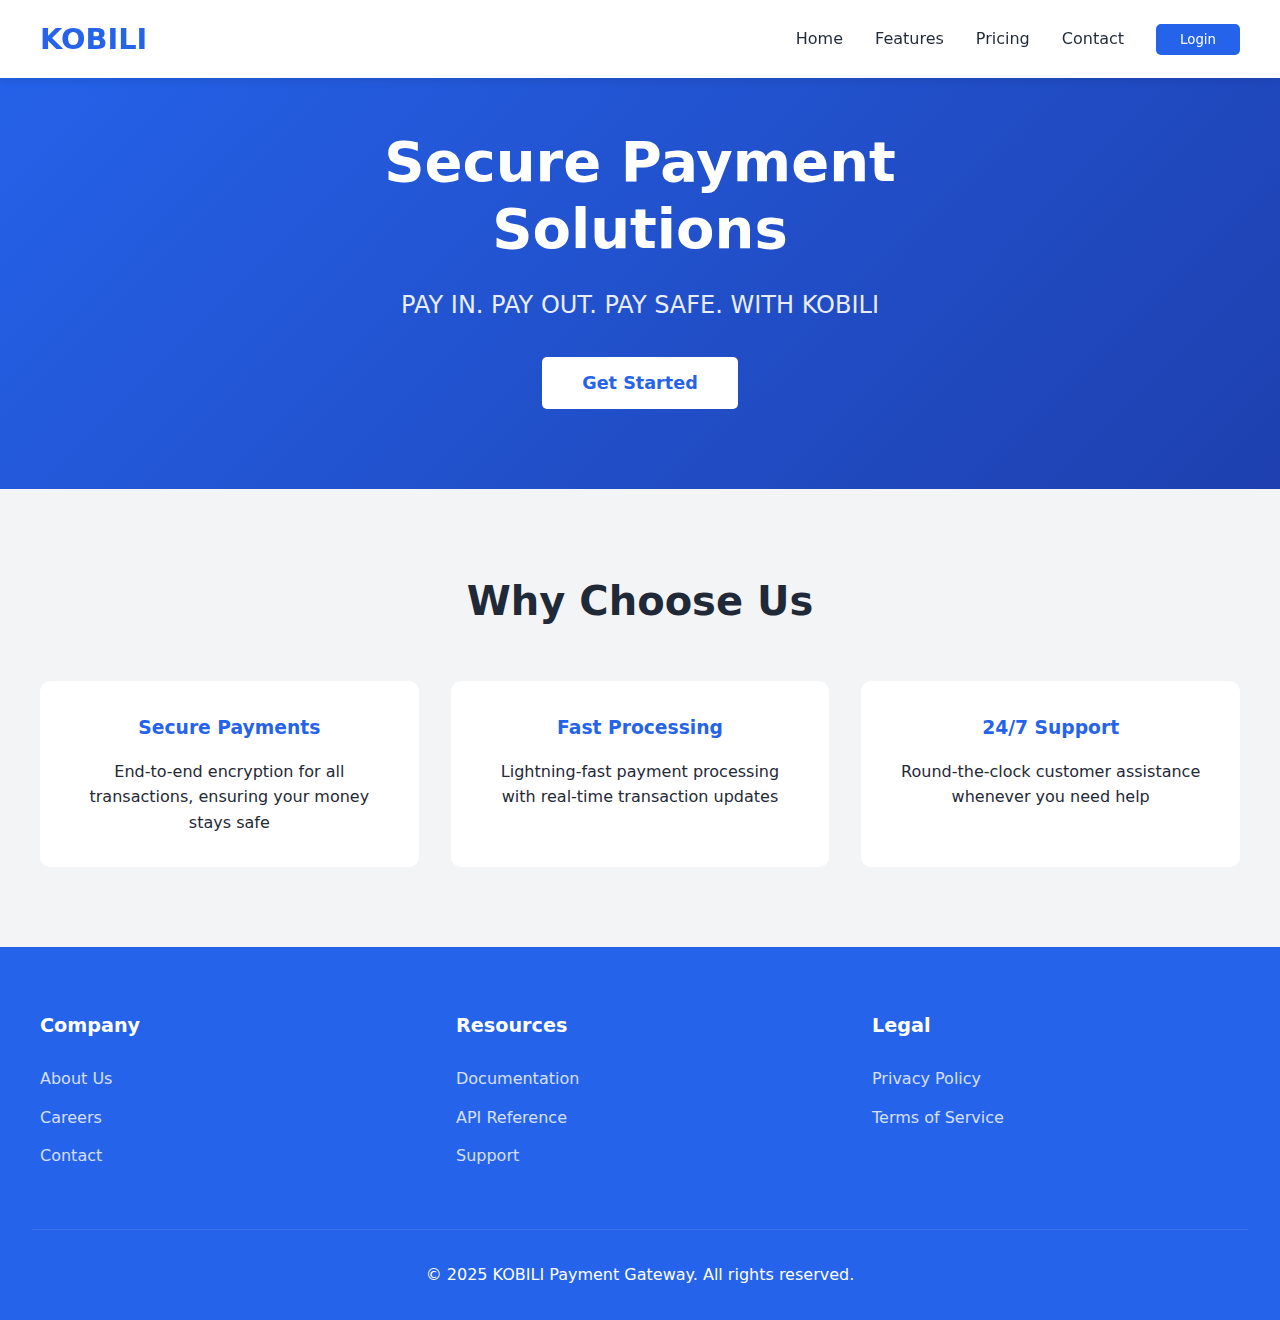
<file: index.html>
<!DOCTYPE html>
<html lang="en">
<head>
    <meta charset="UTF-8">
    <title>Kobili</title>
</head>
<body><!DOCTYPE html>
<html lang="en">
<head>
    <meta charset="UTF-8">
    <meta name="viewport" content="width=device-width, initial-scale=1.0">
    <meta name="description" content="KOBILI - Secure Payment Solutions for Businesses">
    <title>KOBILI - Secure Payment Gateway</title>
    <!-- <link rel="stylesheet" href="https://cdnjs.cloudflare.com/ajax/libs/font-awesome/6.0.0/css/all.min.css"> -->
    <style>
        :root {
            --primary-color: #2563eb;
            --secondary-color: #1e40af;
            --accent-color: #3b82f6;
            --text-color: #1f2937;
            --light-bg: #f3f4f6;
            --white: #ffffff;
            --transition: all 0.3s ease;
        }

        * {
            margin: 0;
            padding: 0;
            box-sizing: border-box;
            font-family: 'Inter', system-ui, sans-serif;
        }

        body {
            line-height: 1.6;
            color: var(--text-color);
        }

        /* Navbar Styles */
        .navbar {
            background: var(--white);
            position: fixed;
            width: 100%;
            top: 0;
            z-index: 1000;
            padding: 1rem 2rem;
            box-shadow: 0 2px 10px rgba(0, 0, 0, 0.1);
        }

        .navbar .container {
            max-width: 1200px;
            margin: 0 auto;
            display: flex;
            justify-content: space-between;
            align-items: center;
        }

        .nav-logo {
            font-size: 1.8rem;
            font-weight: 700;
            color: var(--primary-color);
        }

        .nav-links {
            display: flex;
            gap: 2rem;
            align-items: center;
        }

        .nav-links a {
            text-decoration: none;
            color: var(--text-color);
            font-weight: 500;
            transition: var(--transition);
        }

        .nav-links a:hover {
            color: var(--primary-color);
        }

        .login-btn {
            background: var(--primary-color);
            color: var(--white);
            padding: 0.5rem 1.5rem;
            border: none;
            border-radius: 5px;
            cursor: pointer;
            transition: var(--transition);
        }

        .login-btn:hover {
            background: var(--secondary-color);
        }

        /* Hero Section */
        .hero {
            padding: 8rem 2rem 5rem;
            background: linear-gradient(135deg, var(--primary-color), var(--secondary-color));
            color: var(--white);
            text-align: center;
        }

        .hero-content {
            max-width: 800px;
            margin: 0 auto;
        }

        .hero h1 {
            font-size: 3.5rem;
            margin-bottom: 1.5rem;
            line-height: 1.2;
        }

        .hero p {
            font-size: 1.5rem;
            margin-bottom: 2rem;
            opacity: 0.9;
        }

        .cta-button {
            background: var(--white);
            color: var(--primary-color);
            padding: 1rem 2.5rem;
            border: none;
            border-radius: 5px;
            font-size: 1.1rem;
            font-weight: 600;
            cursor: pointer;
            transition: var(--transition);
        }

        .cta-button:hover {
            transform: translateY(-3px);
            box-shadow: 0 5px 15px rgba(0, 0, 0, 0.2);
        }

        /* Features Section */
        .features {
            padding: 5rem 2rem;
            background: var(--light-bg);
        }

        .features h2 {
            text-align: center;
            font-size: 2.5rem;
            margin-bottom: 3rem;
        }

        .feature-cards {
            display: grid;
            grid-template-columns: repeat(auto-fit, minmax(300px, 1fr));
            gap: 2rem;
            max-width: 1200px;
            margin: 0 auto;
        }

        .feature-card {
            background: var(--white);
            padding: 2rem;
            border-radius: 10px;
            text-align: center;
            transition: var(--transition);
        }

        .feature-card:hover {
            transform: translateY(-5px);
            box-shadow: 0 5px 15px rgba(0, 0, 0, 0.1);
        }

        .feature-card img {
            width: 80px;
            height: 80px;
            margin-bottom: 1.5rem;
        }

        .feature-card h3 {
            margin-bottom: 1rem;
            color: var(--primary-color);
        }

        /* Pricing Section */
        .pricing {
            padding: 5rem 2rem;
        }

        .pricing h2 {
            text-align: center;
            font-size: 2.5rem;
            margin-bottom: 3rem;
        }

        .pricing-cards {
            display: grid;
            grid-template-columns: repeat(auto-fit, minmax(300px, 1fr));
            gap: 2rem;
            max-width: 1200px;
            margin: 0 auto;
        }

        .pricing-card {
            background: var(--white);
            padding: 2rem;
            border-radius: 10px;
            text-align: center;
            box-shadow: 0 3px 10px rgba(0, 0, 0, 0.1);
            transition: var(--transition);
        }

        .pricing-card:hover {
            transform: translateY(-5px);
            box-shadow: 0 5px 20px rgba(0, 0, 0, 0.2);
        }

        .pricing-card h3 {
            font-size: 1.8rem;
            margin-bottom: 1rem;
            color: var(--primary-color);
        }

        .pricing-card p {
            font-size: 2rem;
            margin-bottom: 2rem;
            color: var(--text-color);
        }

        .pricing-card ul {
            list-style: none;
            margin-bottom: 2rem;
        }

        .pricing-card li {
            margin-bottom: 0.8rem;
        }

        .pricing-btn {
            background: var(--primary-color);
            color: var(--white);
            padding: 0.8rem 2rem;
            border: none;
            border-radius: 5px;
            cursor: pointer;
            transition: var(--transition);
        }

        .pricing-btn:hover {
            background: var(--secondary-color);
        }

        /* Testimonials Section */
        .testimonials {
            padding: 5rem 2rem;
            background: var(--light-bg);
        }

        .testimonials h2 {
            text-align: center;
            font-size: 2.5rem;
            margin-bottom: 3rem;
        }

        .testimonial-cards {
            display: grid;
            grid-template-columns: repeat(auto-fit, minmax(300px, 1fr));
            gap: 2rem;
            max-width: 1200px;
            margin: 0 auto;
        }

        .testimonial-card {
            background: var(--white);
            padding: 2rem;
            border-radius: 10px;
            text-align: center;
        }

        .testimonial-card img {
            width: 80px;
            height: 80px;
            border-radius: 50%;
            margin-bottom: 1.5rem;
        }

        .testimonial-card p {
            font-style: italic;
            margin-bottom: 1rem;
        }

        /* Contact Section */
        .contact-info {
            padding: 5rem 2rem;
            text-align: center;
        }

        .contact-info h2 {
            font-size: 2.5rem;
            margin-bottom: 2rem;
        }

        .contact-details {
            margin-bottom: 2rem;
        }

        .contact-details p {
            margin-bottom: 1rem;
        }

        .social-media-links {
            display: flex;
            justify-content: center;
            gap: 1.5rem;
        }

        .social-media-links a {
            color: var(--primary-color);
            font-size: 1.5rem;
            transition: var(--transition);
        }

        .social-media-links a:hover {
            color: var(--secondary-color);
        }

        /* Footer */
        footer {
            background: var(--primary-color);
            color: var(--white);
            padding: 4rem 2rem 2rem;
        }

        .footer-content {
            max-width: 1200px;
            margin: 0 auto;
            display: grid;
            grid-template-columns: repeat(auto-fit, minmax(200px, 1fr));
            gap: 3rem;
        }

        .footer-section h4 {
            margin-bottom: 1.5rem;
            font-size: 1.2rem;
        }

        .footer-section a {
            display: block;
            color: var(--white);
            text-decoration: none;
            margin-bottom: 0.8rem;
            opacity: 0.8;
            transition: var(--transition);
        }

        .footer-section a:hover {
            opacity: 1;
        }

        .footer-bottom {
            text-align: center;
            margin-top: 3rem;
            padding-top: 2rem;
            border-top: 1px solid rgba(255, 255, 255, 0.1);
        }

        /* Responsive Design */
        @media (max-width: 768px) {
            .navbar {
                padding: 1rem;
            }

            .nav-links {
                display: none;
            }

            .hero h1 {
                font-size: 2.5rem;
            }

            .hero p {
                font-size: 1.2rem;
            }
        }
    </style>
</head>
<body>
    <!-- Navigation Bar -->
    <nav class="navbar">
        <div class="container">
            <div class="nav-logo">KOBILI</div>
            <div class="nav-links">
                <a href="#home">Home</a>
                <a href="#features">Features</a>
                <a href="#pricing">Pricing</a>
                <a href="#contact">Contact</a>
                <a href="login/"><button class="login-btn">Login</button></a>
            </div>
        </div>
    </nav>

    <!-- Hero Section -->
    <section class="hero" id="home">
        <div class="hero-content">
            <h1>Secure Payment Solutions</h1>
            <p>PAY IN. PAY OUT. PAY SAFE. WITH KOBILI</p>
            <button class="cta-button">Get Started</button>
        </div>
    </section>

    <!-- Features Section -->
    <section class="features" id="features">
        <h2>Why Choose Us</h2>
        <div class="feature-cards">
            <div class="feature-card">
                <i class="fas fa-shield-alt fa-3x" style="color: var(--primary-color); margin-bottom: 1.5rem;"></i>
                <h3>Secure Payments</h3>
                <p>End-to-end encryption for all transactions, ensuring your money stays safe</p>
            </div>
            <div class="feature-card">
                <i class="fas fa-bolt fa-3x" style="color: var(--primary-color); margin-bottom: 1.5rem;"></i>
                <h3>Fast Processing</h3>
                <p>Lightning-fast payment processing with real-time transaction updates</p>
            </div>
            <div class="feature-card">
                <i class="fas fa-headset fa-3x" style="color: var(--primary-color); margin-bottom: 1.5rem;"></i>
                <h3>24/7 Support</h3>
                <p>Round-the-clock customer assistance whenever you need help</p>
            </div>
        </div>
    </section>

    <!-- Rest of the sections remain the same but with updated styling -->
    <!-- ... -->

    <!-- Footer with updated styling -->
    <footer>
        <div class="footer-content">
            <div class="footer-section">
                <h4>Company</h4>
                <a href="#about">About Us</a>
                <a href="#careers">Careers</a>
                <a href="#contact">Contact</a>
            </div>
            <div class="footer-section">
                <h4>Resources</h4>
                <a href="#docs">Documentation</a>
                <a href="#api">API Reference</a>
                <a href="#support">Support</a>
            </div>
            <div class="footer-section">
                <h4>Legal</h4>
                <a href="#privacy">Privacy Policy</a>
                <a href="#terms">Terms of Service</a>
            </div>
        </div>
        <div class="footer-bottom">
            <p>&copy; 2025 KOBILI Payment Gateway. All rights reserved.</p>
        </div>
    </footer>
</body>
</html>

</body>
</html>
</file>
